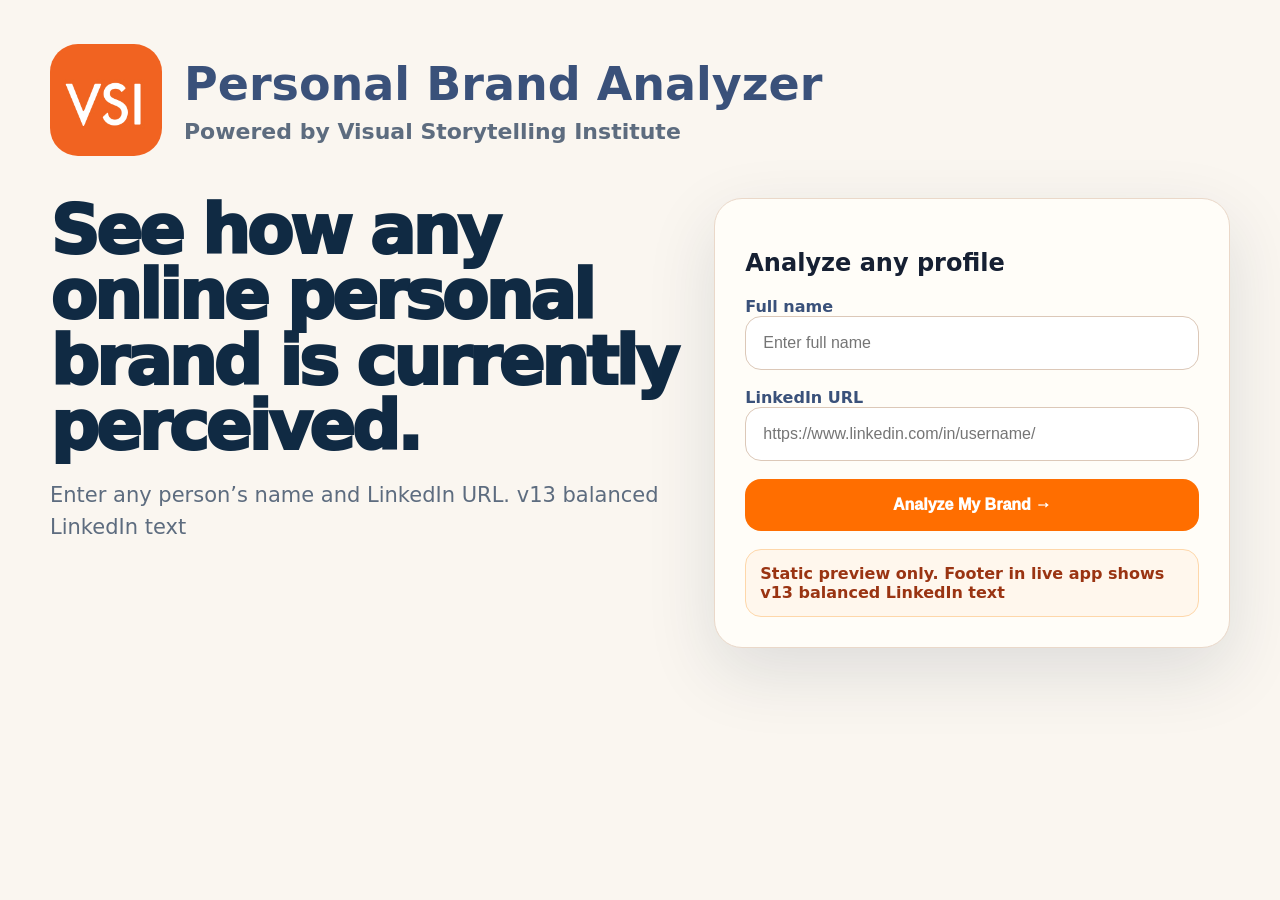
<file: personal-brand-analyzer-exact-input-v3/preview.html>
<!doctype html><html><head><meta charset="utf-8"><meta name="viewport" content="width=device-width, initial-scale=1"><title>Personal Brand Analyzer v13 balanced LinkedIn text</title><style>body{margin:0;font-family:system-ui;background:#faf6f0;color:#162033}.wrap{max-width:1180px;margin:auto;padding:44px 20px}.brand{display:flex;gap:22px;align-items:center}.brand img{width:112px;height:112px;border-radius:28px}.brand h1{font-size:46px;color:#3a517a;margin:0}.brand p{font-size:22px;color:#5d6c7f;font-weight:800;margin:8px 0 0}.hero{display:grid;grid-template-columns:1.1fr .9fr;gap:34px;margin-top:42px}.headline{font-size:68px;line-height:.96;color:#102a43;letter-spacing:-.05em;font-weight:950}.sub{font-size:21px;line-height:1.5;color:#5d6c7f}.card{background:#fffdf8;border:1px solid #ead8c9;border-radius:28px;padding:30px;box-shadow:0 24px 70px rgba(16,42,67,.12)}label{display:block;margin:18px 0;font-weight:850;color:#3a517a}input{width:100%;box-sizing:border-box;padding:17px;border:1px solid #dcc8b8;border-radius:16px;font-size:16px}button{width:100%;padding:17px;border:0;border-radius:16px;background:#ff6e00;color:white;font-weight:950;font-size:16px}.note{background:#fff7ed;border:1px solid #fed7aa;color:#9a3412;padding:14px;border-radius:16px;margin-top:18px;font-weight:750}@media(max-width:900px){.hero{grid-template-columns:1fr}.headline{font-size:42px}.brand h1{font-size:34px}}</style></head><body><div class="wrap"><div class="brand"><img src="./src/assets/vsi-orange-logo.jpg"><div><h1>Personal Brand Analyzer</h1><p>Powered by Visual Storytelling Institute</p></div></div><div class="hero"><div><div class="headline">See how any online personal brand is currently perceived.</div><p class="sub">Enter any person’s name and LinkedIn URL. v13 balanced LinkedIn text</p></div><div class="card"><h2>Analyze any profile</h2><label>Full name<input placeholder="Enter full name" autocomplete="off"></label><label>LinkedIn URL<input placeholder="https://www.linkedin.com/in/username/" autocomplete="off"></label><button>Analyze My Brand →</button><div class="note">Static preview only. Footer in live app shows v13 balanced LinkedIn text</div></div></div></div></body></html>
</file>
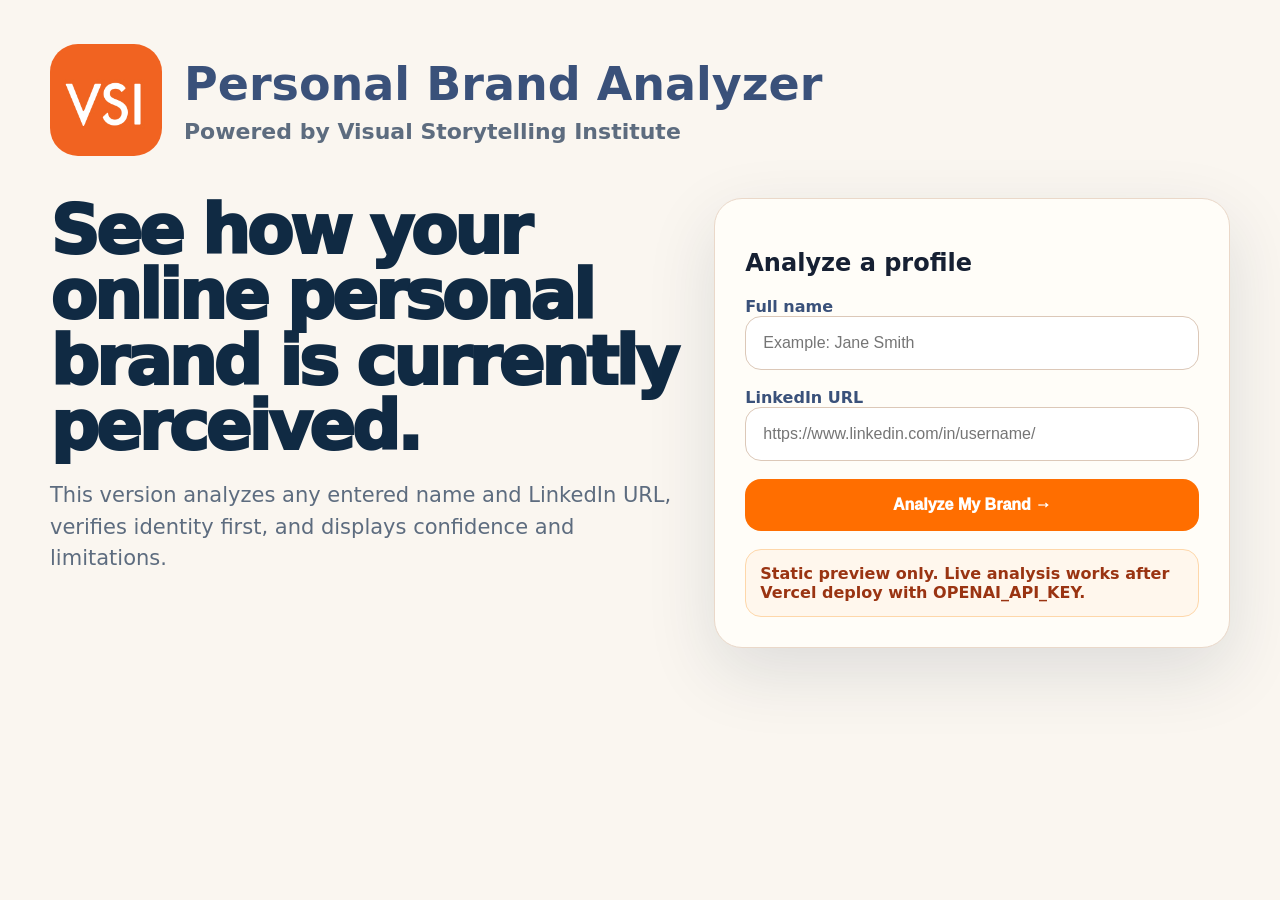
<file: personal-brand-analyzer-exact-input-v3/personal-brand-analyzer-any-person-v5/preview.html>
<!doctype html>
<html><head><meta charset="utf-8"><meta name="viewport" content="width=device-width, initial-scale=1">
<title>Personal Brand Analyzer Preview</title>
<style>
body{margin:0;font-family:system-ui;background:#faf6f0;color:#162033}
.wrap{max-width:1180px;margin:auto;padding:44px 20px}
.brand{display:flex;gap:22px;align-items:center}.brand img{width:112px;height:112px;border-radius:28px}.brand h1{font-size:46px;color:#3a517a;margin:0}.brand p{font-size:22px;color:#5d6c7f;font-weight:800;margin:8px 0 0}
.hero{display:grid;grid-template-columns:1.1fr .9fr;gap:34px;margin-top:42px}.headline{font-size:68px;line-height:.96;color:#102a43;letter-spacing:-.05em;font-weight:950}.sub{font-size:21px;line-height:1.5;color:#5d6c7f}
.card{background:#fffdf8;border:1px solid #ead8c9;border-radius:28px;padding:30px;box-shadow:0 24px 70px rgba(16,42,67,.12)}label{display:block;margin:18px 0;font-weight:850;color:#3a517a}input{width:100%;box-sizing:border-box;padding:17px;border:1px solid #dcc8b8;border-radius:16px;font-size:16px}button{width:100%;padding:17px;border:0;border-radius:16px;background:#ff6e00;color:white;font-weight:950;font-size:16px}.note{background:#fff7ed;border:1px solid #fed7aa;color:#9a3412;padding:14px;border-radius:16px;margin-top:18px;font-weight:750}
@media(max-width:900px){.hero{grid-template-columns:1fr}.headline{font-size:42px}.brand h1{font-size:34px}}
</style></head>
<body><div class="wrap">
<div class="brand"><img src="./src/assets/vsi-orange-logo.jpg"><div><h1>Personal Brand Analyzer</h1><p>Powered by Visual Storytelling Institute</p></div></div>
<div class="hero"><div><div class="headline">See how your online personal brand is currently perceived.</div><p class="sub">This version analyzes any entered name and LinkedIn URL, verifies identity first, and displays confidence and limitations.</p></div>
<div class="card"><h2>Analyze a profile</h2><label>Full name<input placeholder="Example: Jane Smith"></label><label>LinkedIn URL<input placeholder="https://www.linkedin.com/in/username/"></label><button>Analyze My Brand →</button><div class="note">Static preview only. Live analysis works after Vercel deploy with OPENAI_API_KEY.</div></div></div>
</div></body></html>
</file>
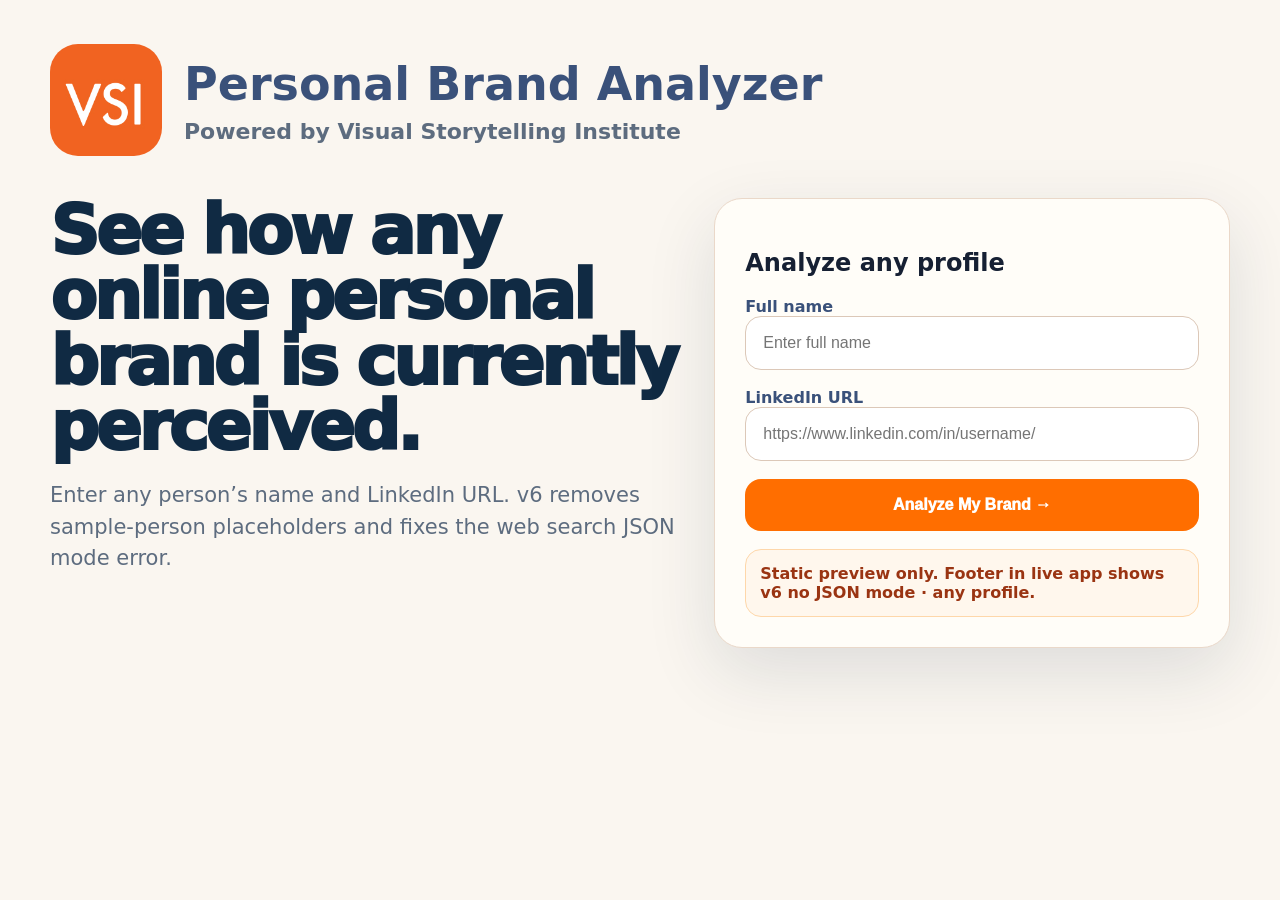
<file: personal-brand-analyzer-exact-input-v3/personal-brand-analyzer-v6-no-json-no-sample/preview.html>
<!doctype html><html><head><meta charset="utf-8"><meta name="viewport" content="width=device-width, initial-scale=1"><title>Personal Brand Analyzer v6 Preview</title><style>body{margin:0;font-family:system-ui;background:#faf6f0;color:#162033}.wrap{max-width:1180px;margin:auto;padding:44px 20px}.brand{display:flex;gap:22px;align-items:center}.brand img{width:112px;height:112px;border-radius:28px}.brand h1{font-size:46px;color:#3a517a;margin:0}.brand p{font-size:22px;color:#5d6c7f;font-weight:800;margin:8px 0 0}.hero{display:grid;grid-template-columns:1.1fr .9fr;gap:34px;margin-top:42px}.headline{font-size:68px;line-height:.96;color:#102a43;letter-spacing:-.05em;font-weight:950}.sub{font-size:21px;line-height:1.5;color:#5d6c7f}.card{background:#fffdf8;border:1px solid #ead8c9;border-radius:28px;padding:30px;box-shadow:0 24px 70px rgba(16,42,67,.12)}label{display:block;margin:18px 0;font-weight:850;color:#3a517a}input{width:100%;box-sizing:border-box;padding:17px;border:1px solid #dcc8b8;border-radius:16px;font-size:16px}button{width:100%;padding:17px;border:0;border-radius:16px;background:#ff6e00;color:white;font-weight:950;font-size:16px}.note{background:#fff7ed;border:1px solid #fed7aa;color:#9a3412;padding:14px;border-radius:16px;margin-top:18px;font-weight:750}@media(max-width:900px){.hero{grid-template-columns:1fr}.headline{font-size:42px}.brand h1{font-size:34px}}</style></head><body><div class="wrap"><div class="brand"><img src="./src/assets/vsi-orange-logo.jpg"><div><h1>Personal Brand Analyzer</h1><p>Powered by Visual Storytelling Institute</p></div></div><div class="hero"><div><div class="headline">See how any online personal brand is currently perceived.</div><p class="sub">Enter any person’s name and LinkedIn URL. v6 removes sample-person placeholders and fixes the web search JSON mode error.</p></div><div class="card"><h2>Analyze any profile</h2><label>Full name<input placeholder="Enter full name" autocomplete="off"></label><label>LinkedIn URL<input placeholder="https://www.linkedin.com/in/username/" autocomplete="off"></label><button>Analyze My Brand →</button><div class="note">Static preview only. Footer in live app shows v6 no JSON mode · any profile.</div></div></div></div></body></html>
</file>
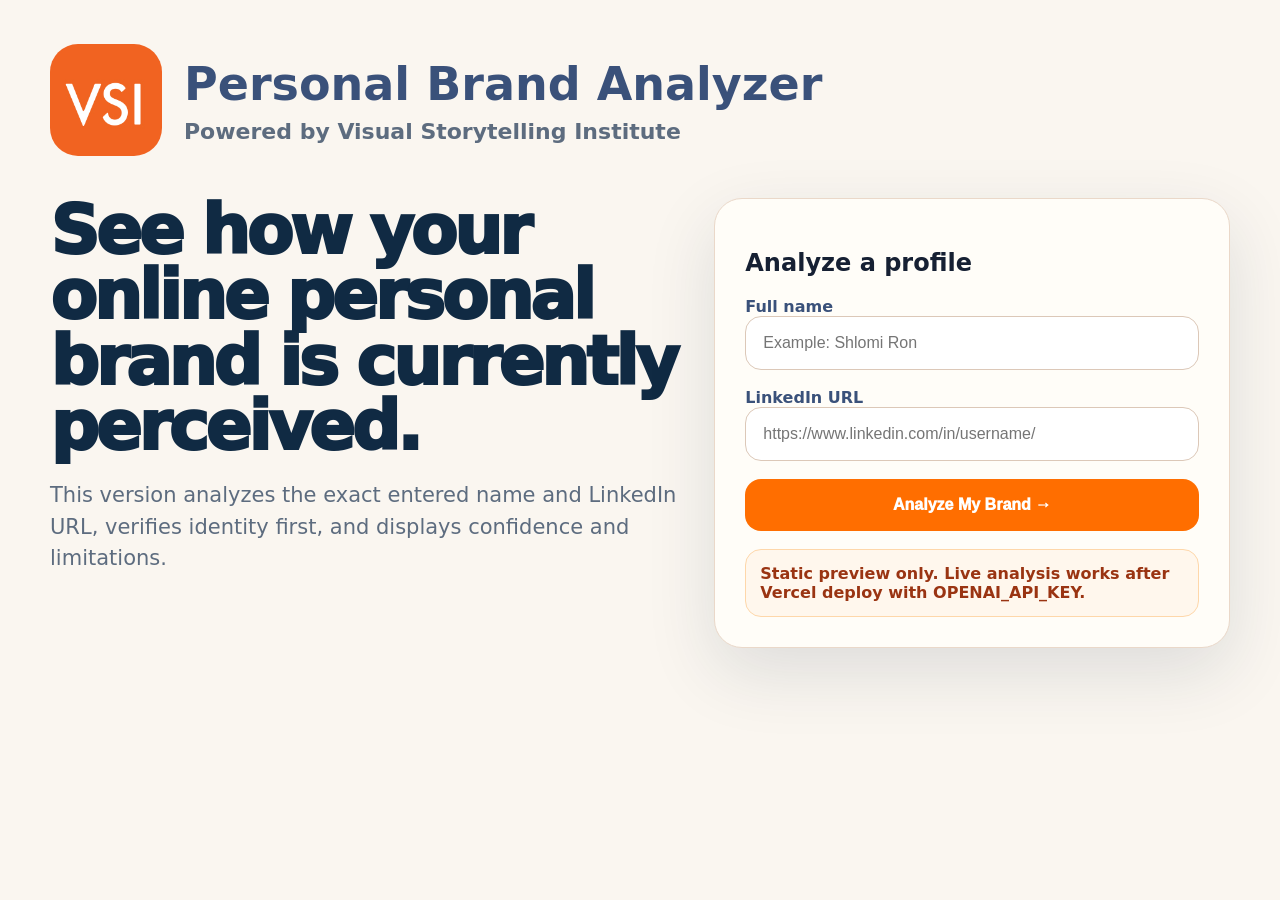
<file: personal-brand-analyzer-exact-input-v3/personal-brand-analyzer-websearch-fix-v4/preview.html>
<!doctype html>
<html><head><meta charset="utf-8"><meta name="viewport" content="width=device-width, initial-scale=1">
<title>Personal Brand Analyzer Preview</title>
<style>
body{margin:0;font-family:system-ui;background:#faf6f0;color:#162033}
.wrap{max-width:1180px;margin:auto;padding:44px 20px}
.brand{display:flex;gap:22px;align-items:center}.brand img{width:112px;height:112px;border-radius:28px}.brand h1{font-size:46px;color:#3a517a;margin:0}.brand p{font-size:22px;color:#5d6c7f;font-weight:800;margin:8px 0 0}
.hero{display:grid;grid-template-columns:1.1fr .9fr;gap:34px;margin-top:42px}.headline{font-size:68px;line-height:.96;color:#102a43;letter-spacing:-.05em;font-weight:950}.sub{font-size:21px;line-height:1.5;color:#5d6c7f}
.card{background:#fffdf8;border:1px solid #ead8c9;border-radius:28px;padding:30px;box-shadow:0 24px 70px rgba(16,42,67,.12)}label{display:block;margin:18px 0;font-weight:850;color:#3a517a}input{width:100%;box-sizing:border-box;padding:17px;border:1px solid #dcc8b8;border-radius:16px;font-size:16px}button{width:100%;padding:17px;border:0;border-radius:16px;background:#ff6e00;color:white;font-weight:950;font-size:16px}.note{background:#fff7ed;border:1px solid #fed7aa;color:#9a3412;padding:14px;border-radius:16px;margin-top:18px;font-weight:750}
@media(max-width:900px){.hero{grid-template-columns:1fr}.headline{font-size:42px}.brand h1{font-size:34px}}
</style></head>
<body><div class="wrap">
<div class="brand"><img src="./src/assets/vsi-orange-logo.jpg"><div><h1>Personal Brand Analyzer</h1><p>Powered by Visual Storytelling Institute</p></div></div>
<div class="hero"><div><div class="headline">See how your online personal brand is currently perceived.</div><p class="sub">This version analyzes the exact entered name and LinkedIn URL, verifies identity first, and displays confidence and limitations.</p></div>
<div class="card"><h2>Analyze a profile</h2><label>Full name<input placeholder="Example: Shlomi Ron"></label><label>LinkedIn URL<input placeholder="https://www.linkedin.com/in/username/"></label><button>Analyze My Brand →</button><div class="note">Static preview only. Live analysis works after Vercel deploy with OPENAI_API_KEY.</div></div></div>
</div></body></html>
</file>
